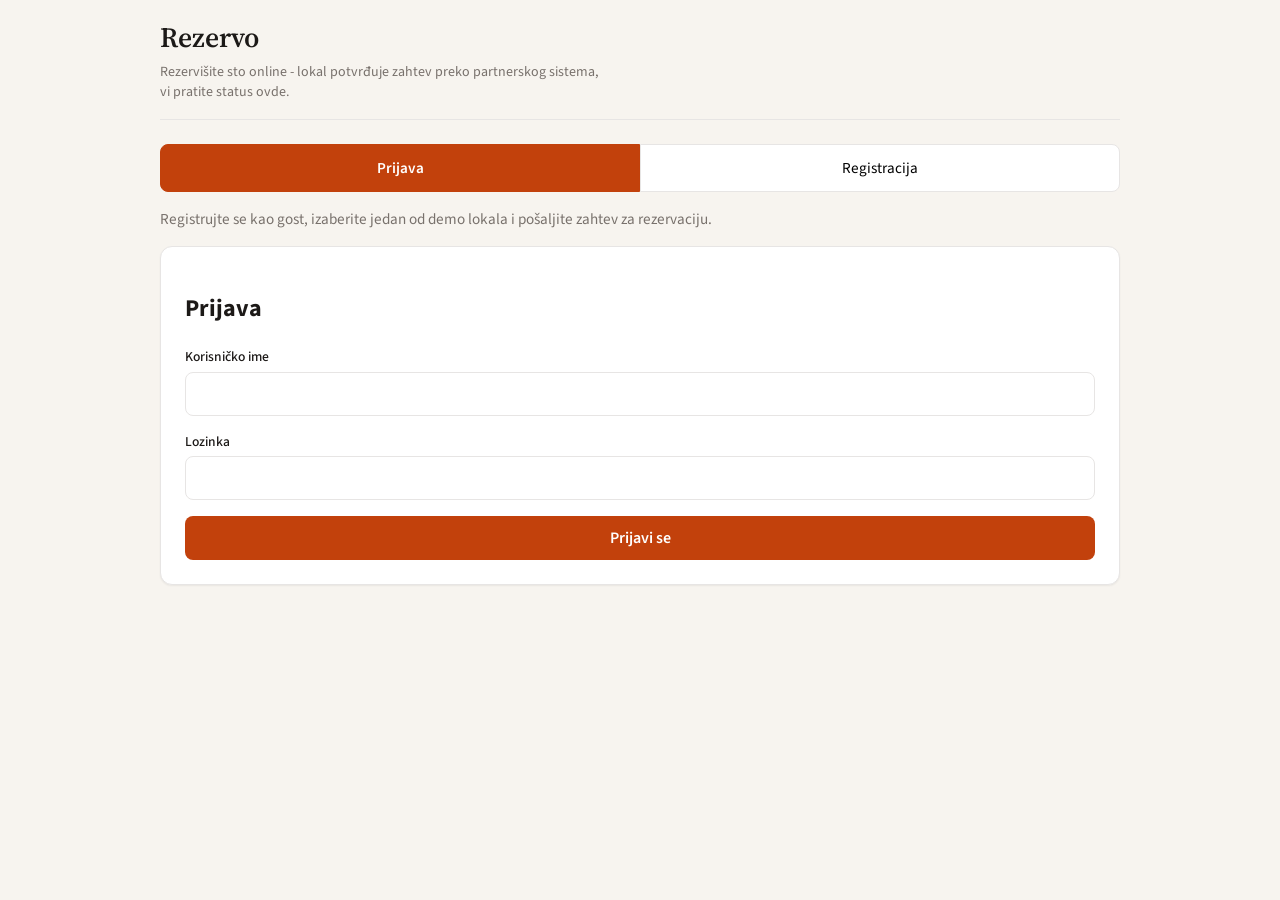
<file: interoperabilnost/frontend/index.html>
<!DOCTYPE html>
<html lang="sr">
<head>
  <meta charset="UTF-8">
  <meta name="viewport" content="width=device-width, initial-scale=1.0">
  <meta name="api-base" content="http://127.0.0.1:8000">
  <title>Rezervo - rezervacije stolova</title>
  <link rel="preconnect" href="https://fonts.googleapis.com">
  <link rel="preconnect" href="https://fonts.gstatic.com" crossorigin>
  <link href="https://fonts.googleapis.com/css2?family=Source+Sans+3:wght@400;500;600;700&family=Source+Serif+4:wght@600&display=swap" rel="stylesheet">
  <link rel="stylesheet" href="css/style.css">
</head>
<body>
  <div id="toast-root" class="toast-root" aria-live="polite"></div>

  <div class="container">
    <header class="app-header">
      <div class="brand">
        <h1>Rezervo</h1>
        <p class="tagline">Rezervišite sto online - lokal potvrđuje zahtev preko partnerskog sistema, vi pratite status ovde.</p>
      </div>
      <div id="user-info" class="user-info hidden">
        <div class="notif-bell-wrap">
          <button type="button" id="btn-notifications" class="btn btn-ghost btn-notif-bell" aria-label="Obaveštenja" aria-expanded="false" aria-haspopup="true">
            <svg class="notif-bell-icon" width="22" height="22" viewBox="0 0 24 24" fill="none" stroke="currentColor" stroke-width="2" aria-hidden="true">
              <path d="M18 8a6 6 0 10-12 0c0 7-3 7-3 7h18s-3 0-3-7"></path>
              <path d="M13.73 21a2 2 0 01-3.46 0"></path>
            </svg>
            <span id="notif-unread-badge" class="notif-badge hidden">0</span>
          </button>
          <div id="notif-panel" class="notif-panel hidden" role="region" aria-label="Lista obaveštenja">
            <div class="notif-panel-header">
              <h3>Obaveštenja</h3>
              <button type="button" id="btn-refresh-notifications" class="btn btn-ghost btn-sm">Osveži</button>
            </div>
            <ul id="notifications-list" class="notif-list"></ul>
            <p id="notifications-empty" class="empty-state hidden">Nema obaveštenja.</p>
          </div>
        </div>
        <span id="user-role" class="badge badge-role hidden">Gost</span>
        <span id="username" class="username"></span>
        <button type="button" id="btn-logout" class="btn btn-ghost btn-sm">Odjavi se</button>
      </div>
    </header>

    <main>
      <section id="auth-section" class="auth-section">
        <div class="tabs" role="tablist">
          <button type="button" class="tab active" data-tab="login" role="tab">Prijava</button>
          <button type="button" class="tab" data-tab="register" role="tab">Registracija</button>
        </div>

        <p class="auth-lead">Registrujte se kao gost, izaberite jedan od demo lokala i pošaljite zahtev za rezervaciju.</p>

        <form id="login-form" class="panel card">
          <h2>Prijava</h2>
          <div class="field">
            <label for="login-username">Korisničko ime</label>
            <input id="login-username" class="input" type="text" required autocomplete="username">
          </div>
          <div class="field">
            <label for="login-password">Lozinka</label>
            <input id="login-password" class="input" type="password" required autocomplete="current-password">
          </div>
          <p id="login-error" class="alert alert-error hidden"></p>
          <button type="submit" class="btn btn-primary btn-block">Prijavi se</button>
        </form>

        <form id="register-form" class="panel card hidden">
          <h2>Registracija</h2>
          <div class="field">
            <label for="reg-username">Korisničko ime</label>
            <input id="reg-username" class="input" type="text" required minlength="2" autocomplete="username">
          </div>
          <div class="field">
            <label for="reg-password">Lozinka (min. 6 karaktera)</label>
            <input id="reg-password" class="input" type="password" required minlength="6" autocomplete="new-password">
          </div>
          <div class="field">
            <label for="reg-name">Ime</label>
            <input id="reg-name" class="input" type="text" required>
          </div>
          <div class="field">
            <label for="reg-phone">Telefon</label>
            <input id="reg-phone" class="input" type="tel" required>
          </div>
          <div class="field">
            <label for="reg-email">Email</label>
            <input id="reg-email" class="input" type="email" required>
          </div>
          <p id="register-error" class="alert alert-error hidden"></p>
          <p id="register-success" class="alert alert-success hidden"></p>
          <button type="submit" class="btn btn-primary btn-block">Registruj se</button>
        </form>
      </section>

      <section id="reservation-section" class="hidden">
        <div id="guest-section" class="dashboard guest-dashboard">
          <div class="dashboard-main">
            <div class="section-toolbar">
              <h2 class="section-title">Nova rezervacija</h2>
              <button type="button" id="btn-refresh-venues" class="btn btn-ghost btn-sm">Osveži lokale</button>
            </div>
            <p id="pending-reservation-banner" class="alert alert-pending hidden" role="status">
              Zahtev je na čekanju - čekamo odgovor lokala.
            </p>
            <div id="venue-cards" class="venue-cards" aria-label="Lista lokala"></div>
            <p id="venue-cards-empty" class="empty-state hidden">Još nema registrovanih lokala.</p>
            <form id="reservation-form" class="card form-card">
              <div class="field">
                <label for="res-venue">Lokal</label>
                <select id="res-venue" class="input" required>
                  <option value="">Izaberi lokal</option>
                </select>
              </div>
              <p id="venue-hint" class="venue-hint muted hidden"></p>
              <div class="field">
                <label for="res-date">Datum</label>
                <input id="res-date" class="input" type="date" required>
              </div>
              <div class="field">
                <label for="res-start">Vreme dolaska</label>
                <input id="res-start" class="input" type="time" required>
                <p class="muted field-hint">Boravak traje 2 sata od vremena dolaska (do zatvaranja lokala). Poslednji dolazak: najkasnije 2 sata pre kraja radnog vremena.</p>
              </div>
              <div class="field">
                <label for="res-guests">Broj gostiju (max 30)</label>
                <input id="res-guests" class="input" type="number" min="1" max="30" value="2" required>
              </div>
              <div class="field">
                <label for="res-notes">Napomena (opciono)</label>
                <input id="res-notes" class="input" type="text" maxlength="200">
              </div>
              <p id="reservation-error" class="alert alert-error hidden"></p>
              <p id="reservation-success" class="alert alert-success hidden"></p>
              <button type="submit" id="btn-submit-reservation" class="btn btn-primary btn-block">Pošalji zahtev</button>
            </form>
          </div>
          <aside class="dashboard-aside">
            <div class="card list-card">
              <div class="card-header">
                <h3>Moje rezervacije</h3>
                <button type="button" id="btn-refresh-reservations" class="btn btn-ghost btn-sm">Osveži</button>
              </div>
              <ul id="my-reservations-list" class="res-list"></ul>
              <p id="my-reservations-empty" class="empty-state">Nema rezervacija.</p>
            </div>
          </aside>
        </div>
      </section>
    </main>
  </div>

  <div id="edit-reservation-modal" class="popup-overlay hidden" role="dialog" aria-modal="true">
    <div class="popup-box card">
      <h3>Izmena rezervacije</h3>
      <form id="edit-reservation-form">
        <input type="hidden" id="edit-res-id">
        <div class="field"><label for="edit-res-date">Datum</label><input id="edit-res-date" class="input" type="date" required></div>
        <div class="field">
          <label for="edit-res-start">Vreme dolaska</label>
          <input id="edit-res-start" class="input" type="time" required>
          <p class="muted field-hint">Trajanje boravka u lokalu je 2 sata (računa se automatski).</p>
        </div>
        <div class="field"><label for="edit-res-guests">Broj gostiju</label><input id="edit-res-guests" class="input" type="number" min="1" max="30" required></div>
        <div class="field"><label for="edit-res-notes">Napomena</label><input id="edit-res-notes" class="input" type="text" maxlength="200"></div>
        <p id="edit-res-error" class="alert alert-error hidden"></p>
        <div class="res-item-actions">
          <button type="button" id="edit-res-cancel" class="btn btn-ghost">Odustani</button>
          <button type="submit" class="btn btn-primary">Sačuvaj</button>
        </div>
      </form>
    </div>
  </div>

  <div id="action-confirm-modal" class="popup-overlay hidden" role="dialog" aria-modal="true" aria-labelledby="action-confirm-title">
    <div class="popup-box card action-confirm-box">
      <h3 id="action-confirm-title">Otkazati rezervaciju?</h3>
      <p id="action-confirm-message" class="action-confirm-message muted"></p>
      <dl id="action-confirm-details" class="status-result-details"></dl>
      <div class="action-confirm-actions">
        <button type="button" id="action-confirm-cancel" class="btn btn-ghost">Odustani</button>
        <button type="button" id="action-confirm-ok" class="btn btn-danger">Otkaži rezervaciju</button>
      </div>
    </div>
  </div>

  <div id="confirmed-popup" class="popup-overlay hidden" role="dialog" aria-modal="true" aria-labelledby="confirmed-popup-title">
    <div id="confirmed-popup-box" class="popup-box status-result">
      <div id="confirmed-popup-icon" class="status-result-icon" aria-hidden="true"></div>
      <h3 id="confirmed-popup-title"></h3>
      <p id="confirmed-popup-lead" class="status-result-lead"></p>
      <dl id="confirmed-popup-details" class="status-result-details"></dl>
      <button type="button" id="confirmed-popup-close" class="btn btn-primary btn-block">U redu</button>
    </div>
  </div>

  <script src="js/app.js"></script>
</body>
</html>
</file>
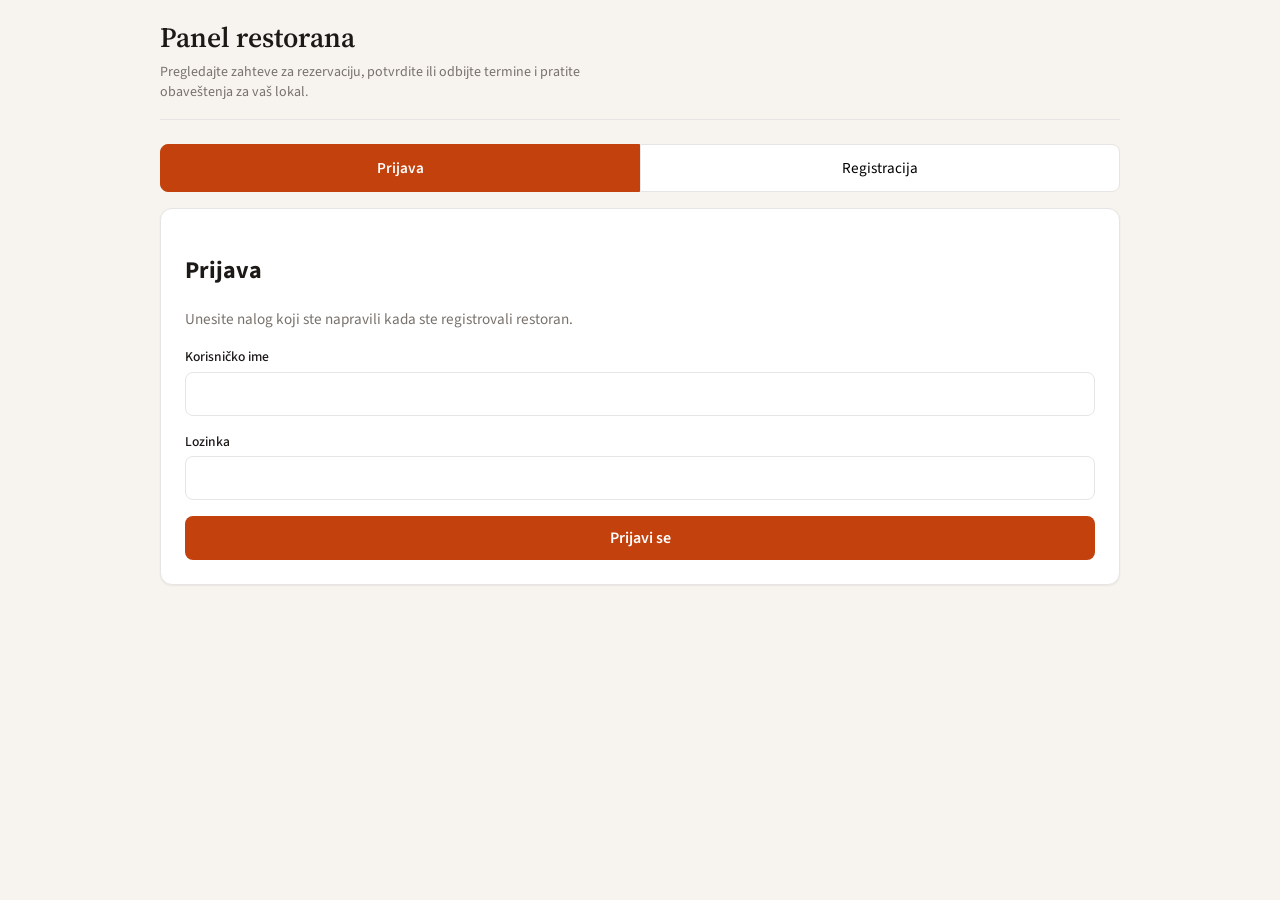
<file: interoperabilnost/restaurant/frontend/index.html>
<!DOCTYPE html>
<html lang="sr">
<head>
  <meta charset="UTF-8">
  <meta name="viewport" content="width=device-width, initial-scale=1.0">
  <meta name="api-base" content="http://127.0.0.1:8001">
  <title>Panel restorana</title>
  <link rel="preconnect" href="https://fonts.googleapis.com">
  <link rel="preconnect" href="https://fonts.gstatic.com" crossorigin>
  <link href="https://fonts.googleapis.com/css2?family=Source+Sans+3:wght@400;500;600;700&family=Source+Serif+4:wght@600&display=swap" rel="stylesheet">
  <link rel="stylesheet" href="css/style.css?v=2">
</head>
<body>
  <div id="toast-root" class="toast-root" aria-live="polite"></div>
  <div class="container">
    <header class="app-header">
      <div class="brand">
        <h1>Panel restorana</h1>
        <p class="tagline">Pregledajte zahteve za rezervaciju, potvrdite ili odbijte termine i pratite obaveštenja za vaš lokal.</p>
      </div>
      <div id="user-info" class="user-info hidden">
        <div class="notif-bell-wrap">
          <button type="button" id="btn-notifications" class="btn btn-ghost btn-notif-bell" aria-label="Obaveštenja">
            <svg class="notif-bell-icon" width="22" height="22" viewBox="0 0 24 24" fill="none" stroke="currentColor" stroke-width="2" aria-hidden="true">
              <path d="M18 8a6 6 0 10-12 0c0 7-3 7-3 7h18s-3 0-3-7"></path>
              <path d="M13.73 21a2 2 0 01-3.46 0"></path>
            </svg>
            <span id="notif-unread-badge" class="notif-badge hidden">0</span>
          </button>
          <div id="notif-panel" class="notif-panel hidden">
            <div class="notif-panel-header">
              <h3>Obaveštenja</h3>
              <button type="button" id="btn-refresh-notifications" class="btn btn-ghost btn-sm">Osveži</button>
            </div>
            <ul id="notifications-list" class="notif-list"></ul>
            <p id="notifications-empty" class="empty-state hidden">Nema obaveštenja.</p>
          </div>
        </div>
        <span id="venue-badge" class="badge badge-role hidden"></span>
        <span id="username" class="username"></span>
        <button type="button" id="btn-logout" class="btn btn-ghost btn-sm">Odjavi se</button>
      </div>
    </header>

    <main>
      <section id="auth-section">
        <div class="tabs" role="tablist">
          <button type="button" class="tab active" data-tab="login" role="tab">Prijava</button>
          <button type="button" class="tab" data-tab="register" role="tab">Registracija</button>
        </div>

        <form id="login-form" class="panel card">
          <h2>Prijava</h2>
          <p class="auth-lead">Unesite nalog koji ste napravili kada ste registrovali restoran.</p>
          <div class="field">
            <label for="login-username">Korisničko ime</label>
            <input id="login-username" class="input" type="text" required autocomplete="username">
          </div>
          <div class="field">
            <label for="login-password">Lozinka</label>
            <input id="login-password" class="input" type="password" required autocomplete="current-password">
          </div>
          <p id="login-error" class="alert alert-error hidden"></p>
          <button type="submit" class="btn btn-primary btn-block">Prijavi se</button>
        </form>

        <form id="register-form" class="panel card hidden">
          <h2>Registracija restorana</h2>
          <p class="auth-lead">Napravite nalog za osoblje i popunite podatke o lokalu. Nakon registracije, vaš restoran se pojavljuje u Rezervu i gosti mogu slati zahteve za termin.</p>
          <div class="field">
            <label for="reg-username">Korisničko ime</label>
            <input id="reg-username" class="input" type="text" required minlength="2" autocomplete="username">
          </div>
          <div class="field">
            <label for="reg-password">Lozinka (min. 6)</label>
            <input id="reg-password" class="input" type="password" required minlength="6" autocomplete="new-password">
          </div>
          <div class="field"><label for="nv-name">Naziv lokala</label><input id="nv-name" class="input" type="text" required></div>
            <div class="field"><label for="nv-address">Adresa</label><input id="nv-address" class="input" type="text" required></div>
            <div class="field row">
              <div><label for="nv-city">Grad</label><input id="nv-city" class="input" type="text" required></div>
              <div><label for="nv-country">Država</label><input id="nv-country" class="input" type="text" value="Srbija" required></div>
            </div>
            <div class="field row">
              <div><label for="nv-phone">Telefon</label><input id="nv-phone" class="input" type="tel" required></div>
              <div><label for="nv-email">Email</label><input id="nv-email" class="input" type="email" required></div>
            </div>
            <div class="field">
              <label for="nv-table-count">Broj stolova</label>
              <input id="nv-table-count" class="input" type="number" min="1" max="200" value="30" required>
            </div>
            <p class="label">Radno vreme</p>
            <p class="muted opening-hours-hint">Zatvaranje istog dana (npr. 10:00-22:00). Rad posle ponoći trenutno nije podržan.</p>
            <div class="field row">
              <div><label for="nv-wd-open">Pon-Pet od</label><input id="nv-wd-open" class="input" type="time" value="10:00" required></div>
              <div><label for="nv-wd-close">Pon-Pet do</label><input id="nv-wd-close" class="input" type="time" value="22:00" required></div>
            </div>
            <div class="field row">
              <div><label for="nv-we-open">Vikend od</label><input id="nv-we-open" class="input" type="time" value="10:00" required></div>
              <div><label for="nv-we-close">Vikend do</label><input id="nv-we-close" class="input" type="time" value="22:00" required></div>
            </div>
          <p id="register-error" class="alert alert-error hidden"></p>
          <button type="submit" class="btn btn-primary btn-block">Registruj nalog</button>
        </form>
      </section>

      <section id="inbox-section" class="hidden">
        <div class="panel card">
          <div style="display:flex;justify-content:space-between;align-items:center;gap:1rem;flex-wrap:wrap;">
            <h2 class="section-title" style="margin:0;">Inbox zahteva</h2>
            <button type="button" id="btn-refresh-inbox" class="btn btn-ghost btn-sm">Osveži</button>
          </div>
          <p id="inbox-venue-hint" class="muted"></p>
          <div class="inbox-filters">
            <label for="inbox-filter-date">Datum</label>
            <div class="inbox-filter-line">
              <input id="inbox-filter-date" class="input" type="date">
              <div class="inbox-filter-actions">
                <button type="button" id="btn-inbox-filter" class="btn btn-ghost">Primeni</button>
                <button type="button" id="btn-inbox-filter-clear" class="btn btn-ghost">Obriši filter</button>
              </div>
            </div>
            <p id="inbox-filter-status" class="muted inbox-filter-status hidden"></p>
          </div>
          <ul id="inbox-list" class="reservation-list"></ul>
          <p id="inbox-empty" class="empty-state hidden">Još nema zahteva za rezervaciju. Kada gost pošalje termin, pojaviće se ovde.</p>
        </div>
      </section>
    </main>
  </div>

  <div id="action-confirm-modal" class="popup-overlay hidden" role="dialog" aria-modal="true">
    <div class="popup-box card action-confirm-box">
      <h3 id="action-confirm-title"></h3>
      <p id="action-confirm-message" class="action-confirm-message muted"></p>
      <dl id="action-confirm-details" class="status-result-details"></dl>
      <div id="action-confirm-table-wrap" class="field hidden">
        <label id="action-confirm-table-label" for="action-confirm-table">Broj stola</label>
        <input id="action-confirm-table" class="input" type="number" min="1" max="30" required>
      </div>
      <div id="action-confirm-reason-wrap" class="field hidden">
        <label for="action-confirm-reason">Razlog odbijanja (opciono)</label>
        <textarea id="action-confirm-reason" class="input" rows="3" maxlength="500" placeholder="Npr. pun kapacitet u tom terminu"></textarea>
      </div>
      <div class="action-confirm-actions">
        <button type="button" id="action-confirm-cancel" class="btn btn-ghost">Odustani</button>
        <button type="button" id="action-confirm-ok" class="btn btn-primary">Potvrdi</button>
      </div>
    </div>
  </div>

  <div id="inbox-detail-modal" class="popup-overlay hidden" role="dialog" aria-modal="true" aria-labelledby="inbox-detail-title">
    <div class="popup-box card">
      <h3 id="inbox-detail-title">Detalji rezervacije</h3>
      <dl id="inbox-detail-list" class="status-result-details"></dl>
      <button type="button" id="inbox-detail-close" class="btn btn-primary btn-block">Zatvori</button>
    </div>
  </div>

  <div id="result-popup" class="popup-overlay hidden" role="dialog" aria-modal="true">
    <div id="result-popup-box" class="popup-box status-result">
      <div id="result-popup-icon" class="status-result-icon" aria-hidden="true"></div>
      <h3 id="result-popup-title"></h3>
      <p id="result-popup-lead" class="status-result-lead"></p>
      <button type="button" id="result-popup-close" class="btn btn-primary btn-block">U redu</button>
    </div>
  </div>

  <script src="js/app.js?v=2"></script>
</body>
</html>
</file>
<file: interoperabilnost/frontend/css/style.css>
:root {
  --bg: #f7f4ef;
  --surface: #ffffff;
  --text: #1c1917;
  --muted: #78716c;
  --border: #e7e5e4;
  --primary: #c2410c;
  --primary-hover: #9a3412;
  --success: #15803d;
  --success-bg: #dcfce7;
  --danger: #b91c1c;
  --danger-bg: #fee2e2;
  --warning: #b45309;
  --pending: #a16207;
  --pending-bg: #fef3c7;
  --radius-sm: 8px;
  --radius-md: 12px;
  --radius-pill: 999px;
  --shadow: 0 1px 2px rgba(0, 0, 0, 0.06);
  --shadow-lg: 0 8px 24px rgba(0, 0, 0, 0.08);
  --space-1: 4px;
  --space-2: 8px;
  --space-3: 12px;
  --space-4: 16px;
  --space-5: 24px;
  --space-6: 32px;
  --font-ui: "Source Sans 3", system-ui, sans-serif;
  --font-display: "Source Serif 4", Georgia, serif;
}

* { box-sizing: border-box; }

body {
  margin: 0;
  font-family: var(--font-ui);
  font-size: 16px;
  line-height: 1.5;
  color: var(--text);
  background: var(--bg);
  padding: var(--space-4);
}

.container {
  max-width: 960px;
  margin: 0 auto;
}

.app-header {
  display: flex;
  justify-content: space-between;
  align-items: flex-start;
  gap: var(--space-4);
  margin-bottom: var(--space-5);
  padding-bottom: var(--space-4);
  border-bottom: 1px solid var(--border);
}

.brand h1 {
  margin: 0;
  font-family: var(--font-display);
  font-size: 1.75rem;
  font-weight: 600;
}

.tagline {
  margin: var(--space-1) 0 0;
  color: var(--muted);
  font-size: 0.875rem;
  max-width: 28rem;
  line-height: 1.45;
}

.auth-lead {
  margin: 0 0 var(--space-4);
  color: var(--muted);
  font-size: 0.95rem;
  line-height: 1.5;
  max-width: 36rem;
}

.user-info {
  display: flex;
  align-items: center;
  gap: var(--space-3);
  flex-wrap: wrap;
  justify-content: flex-end;
}

.username { font-size: 0.9rem; color: var(--muted); }

.hidden { display: none !important; }

.muted { color: var(--muted); font-size: 0.9rem; }

.field-hint { margin: var(--space-1) 0 0; font-size: 0.85rem; line-height: 1.4; }

.section-title {
  margin: 0 0 var(--space-4);
  font-family: var(--font-display);
  font-size: 1.25rem;
}

.card {
  background: var(--surface);
  border: 1px solid var(--border);
  border-radius: var(--radius-md);
  box-shadow: var(--shadow);
  padding: var(--space-5);
}

.card-header {
  display: flex;
  justify-content: space-between;
  align-items: center;
  margin-bottom: var(--space-3);
}

.card-header h3 { margin: 0; font-size: 1rem; }

.tabs {
  display: flex;
  gap: 0;
  margin-bottom: var(--space-4);
}

.tab {
  flex: 1;
  padding: var(--space-3) var(--space-4);
  border: 1px solid var(--border);
  background: var(--surface);
  cursor: pointer;
  font-family: inherit;
  font-size: 0.95rem;
}

.tab:first-child { border-radius: var(--radius-sm) 0 0 var(--radius-sm); }
.tab:last-child { border-radius: 0 var(--radius-sm) var(--radius-sm) 0; }
.tab.active {
  background: var(--primary);
  color: #fff;
  border-color: var(--primary);
  font-weight: 600;
}

.field { margin-bottom: var(--space-4); }
.field label, .field .label {
  display: block;
  font-size: 0.85rem;
  font-weight: 500;
  margin-bottom: var(--space-1);
  color: var(--text);
}

.input {
  width: 100%;
  min-height: 44px;
  padding: var(--space-2) var(--space-3);
  border: 1px solid var(--border);
  border-radius: var(--radius-sm);
  font: inherit;
  background: var(--surface);
}

.input:focus {
  outline: none;
  border-color: var(--primary);
  box-shadow: 0 0 0 3px rgba(194, 65, 12, 0.15);
}

.field.row { display: flex; gap: var(--space-4); }
.field.row > div { flex: 1; }

.btn {
  display: inline-flex;
  align-items: center;
  justify-content: center;
  gap: var(--space-2);
  padding: var(--space-2) var(--space-4);
  min-height: 44px;
  border-radius: var(--radius-sm);
  font: inherit;
  font-weight: 600;
  cursor: pointer;
  border: 1px solid transparent;
  transition: background 0.15s, opacity 0.15s;
}

.btn:disabled {
  opacity: 0.6;
  cursor: not-allowed;
}

.btn-primary {
  background: var(--primary);
  color: #fff;
}

.btn-primary:hover:not(:disabled) { background: var(--primary-hover); }

.btn-secondary {
  background: #fff;
  border-color: var(--border);
  color: var(--text);
}

.btn-secondary:hover:not(:disabled) { background: var(--bg); }

.btn-ghost {
  background: transparent;
  border-color: var(--border);
  color: var(--text);
}

.btn-ghost:hover:not(:disabled) { background: var(--bg); }

.btn-danger {
  background: var(--danger-bg);
  color: var(--danger);
  border-color: #fecaca;
}

.btn-success {
  background: var(--success-bg);
  color: var(--success);
  border-color: #86efac;
}

.btn-sm { min-height: 36px; padding: var(--space-1) var(--space-3); font-size: 0.85rem; }
.btn-block { width: 100%; }

.alert {
  padding: var(--space-3);
  border-radius: var(--radius-sm);
  font-size: 0.9rem;
  margin: 0 0 var(--space-3);
}

.alert-error { background: var(--danger-bg); color: var(--danger); }
.alert-success { background: var(--success-bg); color: var(--success); }
.alert-pending { background: var(--pending-bg); color: var(--pending); margin-bottom: 1rem; }

.section-toolbar {
  display: flex;
  align-items: center;
  justify-content: space-between;
  gap: 0.75rem;
  flex-wrap: wrap;
  margin-bottom: 0.75rem;
}
.section-toolbar .section-title { margin: 0; }

.badge {
  display: inline-block;
  padding: 2px 10px;
  border-radius: var(--radius-pill);
  font-size: 0.75rem;
  font-weight: 600;
  text-transform: uppercase;
  letter-spacing: 0.02em;
}

.badge-pending { background: var(--pending-bg); color: var(--pending); }
.badge-confirmed { background: var(--success-bg); color: var(--success); }
.badge-rejected { background: var(--danger-bg); color: var(--danger); }
.badge-cancelled { background: #f5f5f4; color: var(--muted); }
.badge-role { background: #ffedd5; color: var(--primary); text-transform: none; }

.dashboard {
  display: grid;
  gap: var(--space-5);
  margin-bottom: var(--space-5);
}

@media (min-width: 768px) {
  .guest-dashboard {
    grid-template-columns: 1fr 340px;
    align-items: start;
  }
}

.venue-cards {
  display: grid;
  grid-template-columns: repeat(auto-fill, minmax(200px, 1fr));
  gap: var(--space-3);
  margin-bottom: var(--space-4);
}

.venue-card {
  text-align: left;
  padding: var(--space-4);
  border: 2px solid var(--border);
  border-radius: var(--radius-md);
  background: var(--surface);
  cursor: pointer;
  transition: border-color 0.15s, box-shadow 0.15s;
  font: inherit;
  color: inherit;
}

.venue-card:hover { box-shadow: var(--shadow-lg); }
.venue-card.selected { border-color: var(--primary); }

.venue-card-title { font-weight: 600; margin: 0 0 var(--space-1); }
.venue-card-meta { font-size: 0.85rem; color: var(--muted); margin: 0; }

.venue-hint { margin: calc(-1 * var(--space-2)) 0 var(--space-4); }

.res-list, .notif-list {
  list-style: none;
  margin: 0;
  padding: 0;
}

.res-item {
  padding: var(--space-3);
  margin-bottom: var(--space-2);
  border: 1px solid var(--border);
  border-radius: var(--radius-sm);
  background: var(--bg);
  display: flex;
  flex-wrap: wrap;
  gap: var(--space-2);
  align-items: center;
  justify-content: space-between;
}

.res-item-main { flex: 1; min-width: 180px; }
.res-item-actions { display: flex; gap: var(--space-2); flex-wrap: wrap; }

.empty-state {
  color: var(--muted);
  font-size: 0.9rem;
  margin: var(--space-3) 0 0;
}

.notif-bell-wrap {
  position: relative;
}

.btn-notif-bell {
  position: relative;
  padding: var(--space-2);
  min-width: 44px;
  min-height: 44px;
}

.notif-bell-icon {
  display: block;
  color: var(--text);
}

.notif-badge {
  position: absolute;
  top: 4px;
  right: 4px;
  min-width: 1.1rem;
  height: 1.1rem;
  padding: 0 4px;
  border-radius: 999px;
  background: var(--primary);
  color: #fff;
  font-size: 0.65rem;
  font-weight: 700;
  line-height: 1.1rem;
  text-align: center;
}

.notif-panel {
  position: absolute;
  top: calc(100% + var(--space-2));
  right: 0;
  width: min(360px, 92vw);
  max-height: 70vh;
  overflow-y: auto;
  z-index: 200;
  background: var(--surface);
  border: 1px solid var(--border);
  border-radius: var(--radius-md);
  box-shadow: var(--shadow-lg);
  padding: var(--space-3);
}

.notif-panel-header {
  display: flex;
  justify-content: space-between;
  align-items: center;
  margin-bottom: var(--space-3);
  padding-bottom: var(--space-2);
  border-bottom: 1px solid var(--border);
}

.notif-panel-header h3 {
  margin: 0;
  font-size: 0.95rem;
}

.owner-toolbar {
  display: flex;
  flex-wrap: wrap;
  align-items: center;
  justify-content: space-between;
  gap: var(--space-3);
  margin-bottom: var(--space-4);
}

.owner-toolbar .section-title {
  margin: 0;
}

.popup-box-wide {
  max-width: 480px;
}

.notif-item {
  padding: var(--space-3);
  margin-bottom: var(--space-2);
  border-radius: var(--radius-sm);
  font-size: 0.9rem;
  border: 1px solid var(--border);
}

.notif-item.unread {
  background: #eef6ff;
  cursor: pointer;
}

.notif-item.read { background: #fafaf9; color: var(--muted); }
.notif-item.kind-rejected.unread { background: var(--danger-bg); }
.notif-item.kind-confirmed.unread { background: var(--success-bg); }
.notif-item.kind-cancelled.unread { background: #f5f5f4; }
.notif-item.kind-reservation_created.unread { background: var(--pending-bg); }

.popup-overlay {
  position: fixed;
  inset: 0;
  background: rgba(28, 25, 23, 0.45);
  display: flex;
  align-items: center;
  justify-content: center;
  z-index: 9999;
  padding: var(--space-4);
}

.popup-box {
  background: var(--surface);
  padding: var(--space-5);
  border-radius: var(--radius-md);
  box-shadow: var(--shadow-lg);
  max-width: 400px;
  width: 100%;
}

.popup-box h3 {
  margin: 0 0 var(--space-2);
  font-family: var(--font-display);
  text-align: center;
  font-size: 1.25rem;
}

.popup-box.confirmed h3 { color: var(--success); }
.popup-box.rejected h3 { color: var(--danger); }

.status-result-icon {
  width: 3.5rem;
  height: 3.5rem;
  margin: 0 auto var(--space-3);
  border-radius: 999px;
  display: flex;
  align-items: center;
  justify-content: center;
  font-size: 1.75rem;
  font-weight: 700;
  line-height: 1;
}

.status-result.confirmed .status-result-icon {
  background: var(--success-bg);
  color: var(--success);
}

.status-result.cancelled .status-result-icon {
  background: #f5f5f4;
  color: var(--muted);
  border-color: #e7e5e4;
}

.status-result.rejected .status-result-icon {
  background: var(--danger-bg);
  color: var(--danger);
}

.status-result-lead {
  text-align: center;
  margin: 0 0 var(--space-4);
  font-size: 0.95rem;
  color: var(--muted);
}

.status-result-details {
  margin: 0 0 var(--space-4);
  padding: var(--space-3);
  background: var(--bg);
  border-radius: var(--radius-sm);
  border: 1px solid var(--border);
}

.status-result-details dt {
  font-size: 0.75rem;
  text-transform: uppercase;
  letter-spacing: 0.04em;
  color: var(--muted);
  margin-top: var(--space-2);
}

.status-result-details dt:first-child { margin-top: 0; }

.status-result-details dd {
  margin: 0.15rem 0 0;
  font-weight: 500;
  color: var(--text);
}

.action-confirm-box { max-width: 420px; }

.action-confirm-box h3 { text-align: left; }

.action-confirm-message { margin: 0 0 var(--space-3); }

.action-confirm-actions {
  display: flex;
  gap: var(--space-2);
  justify-content: flex-end;
  flex-wrap: wrap;
}

.popup-box p { margin: 0 0 var(--space-2); }

.toast-root {
  position: fixed;
  top: var(--space-4);
  right: var(--space-4);
  z-index: 10000;
  display: flex;
  flex-direction: column;
  gap: var(--space-2);
  max-width: 360px;
}

.toast {
  padding: var(--space-3) var(--space-4);
  border-radius: var(--radius-sm);
  box-shadow: var(--shadow-lg);
  font-size: 0.9rem;
  animation: toast-in 0.2s ease;
}

.toast-error { background: var(--danger-bg); color: var(--danger); }
.toast-success { background: var(--success-bg); color: var(--success); }
.toast-info { background: var(--surface); border: 1px solid var(--border); }

@keyframes toast-in {
  from { opacity: 0; transform: translateY(-8px); }
  to { opacity: 1; transform: translateY(0); }
}

.radio { display: block; margin: var(--space-2) 0; font-weight: normal; cursor: pointer; }
.radio input { margin-right: var(--space-2); }

.form-card { margin-bottom: var(--space-4); }
.list-card { padding: var(--space-4); }
</file>
<file: interoperabilnost/restaurant/frontend/css/style.css>
:root {
  --bg: #f7f4ef;
  --surface: #ffffff;
  --text: #1c1917;
  --muted: #78716c;
  --border: #e7e5e4;
  --primary: #c2410c;
  --primary-hover: #9a3412;
  --success: #15803d;
  --success-bg: #dcfce7;
  --danger: #b91c1c;
  --danger-bg: #fee2e2;
  --warning: #b45309;
  --pending: #a16207;
  --pending-bg: #fef3c7;
  --radius-sm: 8px;
  --radius-md: 12px;
  --radius-pill: 999px;
  --shadow: 0 1px 2px rgba(0, 0, 0, 0.06);
  --shadow-lg: 0 8px 24px rgba(0, 0, 0, 0.08);
  --space-1: 4px;
  --space-2: 8px;
  --space-3: 12px;
  --space-4: 16px;
  --space-5: 24px;
  --space-6: 32px;
  --font-ui: "Source Sans 3", system-ui, sans-serif;
  --font-display: "Source Serif 4", Georgia, serif;
}

* { box-sizing: border-box; }

body {
  margin: 0;
  font-family: var(--font-ui);
  font-size: 16px;
  line-height: 1.5;
  color: var(--text);
  background: var(--bg);
  padding: var(--space-4);
}

.container {
  max-width: 960px;
  margin: 0 auto;
}

.app-header {
  display: flex;
  justify-content: space-between;
  align-items: flex-start;
  gap: var(--space-4);
  margin-bottom: var(--space-5);
  padding-bottom: var(--space-4);
  border-bottom: 1px solid var(--border);
}

.brand h1 {
  margin: 0;
  font-family: var(--font-display);
  font-size: 1.75rem;
  font-weight: 600;
}

.tagline {
  margin: var(--space-1) 0 0;
  color: var(--muted);
  font-size: 0.875rem;
  max-width: 28rem;
  line-height: 1.45;
}

.auth-lead {
  margin: 0 0 var(--space-4);
  color: var(--muted);
  font-size: 0.95rem;
  line-height: 1.5;
  max-width: 36rem;
}

.user-info {
  display: flex;
  align-items: center;
  gap: var(--space-3);
  flex-wrap: wrap;
  justify-content: flex-end;
}

.username { font-size: 0.9rem; color: var(--muted); }

.hidden { display: none !important; }

.muted { color: var(--muted); font-size: 0.9rem; }

.section-title {
  margin: 0 0 var(--space-4);
  font-family: var(--font-display);
  font-size: 1.25rem;
}

.card {
  background: var(--surface);
  border: 1px solid var(--border);
  border-radius: var(--radius-md);
  box-shadow: var(--shadow);
  padding: var(--space-5);
}

.card-header {
  display: flex;
  justify-content: space-between;
  align-items: center;
  margin-bottom: var(--space-3);
}

.card-header h3 { margin: 0; font-size: 1rem; }

.tabs {
  display: flex;
  gap: 0;
  margin-bottom: var(--space-4);
}

.tab {
  flex: 1;
  padding: var(--space-3) var(--space-4);
  border: 1px solid var(--border);
  background: var(--surface);
  cursor: pointer;
  font-family: inherit;
  font-size: 0.95rem;
}

.tab:first-child { border-radius: var(--radius-sm) 0 0 var(--radius-sm); }
.tab:last-child { border-radius: 0 var(--radius-sm) var(--radius-sm) 0; }
.tab.active {
  background: var(--primary);
  color: #fff;
  border-color: var(--primary);
  font-weight: 600;
}

.field { margin-bottom: var(--space-4); }
.field label, .field .label {
  display: block;
  font-size: 0.85rem;
  font-weight: 500;
  margin-bottom: var(--space-1);
  color: var(--text);
}

.input {
  width: 100%;
  min-height: 44px;
  padding: var(--space-2) var(--space-3);
  border: 1px solid var(--border);
  border-radius: var(--radius-sm);
  font: inherit;
  background: var(--surface);
}

.input:focus {
  outline: none;
  border-color: var(--primary);
  box-shadow: 0 0 0 3px rgba(194, 65, 12, 0.15);
}

.field.row { display: flex; gap: var(--space-4); }
.field.row > div { flex: 1; }

.btn {
  display: inline-flex;
  align-items: center;
  justify-content: center;
  gap: var(--space-2);
  padding: var(--space-2) var(--space-4);
  min-height: 44px;
  border-radius: var(--radius-sm);
  font: inherit;
  font-weight: 600;
  cursor: pointer;
  border: 1px solid transparent;
  transition: background 0.15s, opacity 0.15s;
}

.btn:disabled {
  opacity: 0.6;
  cursor: not-allowed;
}

.btn-primary {
  background: var(--primary);
  color: #fff;
}

.btn-primary:hover:not(:disabled) { background: var(--primary-hover); }

.btn-secondary {
  background: #fff;
  border-color: var(--border);
  color: var(--text);
}

.btn-secondary:hover:not(:disabled) { background: var(--bg); }

.btn-ghost {
  background: transparent;
  border-color: var(--border);
  color: var(--text);
}

.btn-ghost:hover:not(:disabled) { background: var(--bg); }

.btn-success {
  background: var(--success);
  color: #fff;
  border-color: var(--success);
}

.btn-success:hover:not(:disabled) {
  background: #166534;
  border-color: #166534;
}

.btn-danger {
  background: var(--danger);
  color: #fff;
  border-color: var(--danger);
}

.btn-danger:hover:not(:disabled) {
  background: #991b1b;
  border-color: #991b1b;
}

.inbox-filters {
  margin: var(--space-3) 0 var(--space-4);
}

.inbox-filters > label {
  display: block;
  font-size: 0.85rem;
  font-weight: 500;
  margin-bottom: var(--space-1);
}

.inbox-filter-line {
  display: flex;
  align-items: center;
  gap: var(--space-2);
  flex-wrap: wrap;
}

.inbox-filter-line .input {
  width: 220px;
  flex: 0 1 220px;
  min-width: 180px;
}

.inbox-filter-actions {
  display: flex;
  align-items: center;
  gap: var(--space-2);
  flex: 0 0 auto;
}

.inbox-filter-actions .btn {
  min-height: 44px;
}

.inbox-filter-status {
  margin: var(--space-2) 0 0;
  font-size: 0.85rem;
}

.opening-hours-hint {
  margin: 0 0 var(--space-3);
  font-size: 0.85rem;
}

.notif-item strong {
  display: block;
  font-size: 0.8rem;
  margin-bottom: var(--space-1);
}

.notif-item-body {
  display: block;
  font-size: 0.9rem;
}

.btn-sm { min-height: 36px; padding: var(--space-1) var(--space-3); font-size: 0.85rem; }
.btn-block { width: 100%; }

.alert {
  padding: var(--space-3);
  border-radius: var(--radius-sm);
  font-size: 0.9rem;
  margin: 0 0 var(--space-3);
}

.alert-error { background: var(--danger-bg); color: var(--danger); }
.alert-success { background: var(--success-bg); color: var(--success); }

.badge {
  display: inline-block;
  padding: 2px 10px;
  border-radius: var(--radius-pill);
  font-size: 0.75rem;
  font-weight: 600;
  text-transform: uppercase;
  letter-spacing: 0.02em;
}

.badge-pending { background: var(--pending-bg); color: var(--pending); }
.badge-confirmed { background: var(--success-bg); color: var(--success); }
.badge-rejected { background: var(--danger-bg); color: var(--danger); }
.badge-cancelled { background: #f5f5f4; color: var(--muted); }
.badge-role { background: #ffedd5; color: var(--primary); text-transform: none; }

.dashboard {
  display: grid;
  gap: var(--space-5);
  margin-bottom: var(--space-5);
}

@media (min-width: 768px) {
  .guest-dashboard {
    grid-template-columns: 1fr 340px;
    align-items: start;
  }
}

.venue-cards {
  display: grid;
  grid-template-columns: repeat(auto-fill, minmax(200px, 1fr));
  gap: var(--space-3);
  margin-bottom: var(--space-4);
}

.venue-card {
  text-align: left;
  padding: var(--space-4);
  border: 2px solid var(--border);
  border-radius: var(--radius-md);
  background: var(--surface);
  cursor: pointer;
  transition: border-color 0.15s, box-shadow 0.15s;
  font: inherit;
  color: inherit;
}

.venue-card:hover { box-shadow: var(--shadow-lg); }
.venue-card.selected { border-color: var(--primary); }

.venue-card-title { font-weight: 600; margin: 0 0 var(--space-1); }
.venue-card-meta { font-size: 0.85rem; color: var(--muted); margin: 0; }

.venue-hint { margin: calc(-1 * var(--space-2)) 0 var(--space-4); }

.res-list, .notif-list, .venue-owner-list {
  list-style: none;
  margin: 0;
  padding: 0;
}

.res-item {
  padding: var(--space-3);
  margin-bottom: var(--space-2);
  border: 1px solid var(--border);
  border-radius: var(--radius-sm);
  background: var(--bg);
  display: flex;
  flex-wrap: wrap;
  gap: var(--space-2);
  align-items: center;
  justify-content: space-between;
}

.res-item-main { flex: 1; min-width: 180px; }
.res-item-actions { display: flex; gap: var(--space-2); flex-wrap: wrap; }

.empty-state {
  color: var(--muted);
  font-size: 0.9rem;
  margin: var(--space-3) 0 0;
}

.notif-bell-wrap {
  position: relative;
}

.btn-notif-bell {
  position: relative;
  padding: var(--space-2);
  min-width: 44px;
  min-height: 44px;
}

.notif-bell-icon {
  display: block;
  color: var(--text);
}

.notif-badge {
  position: absolute;
  top: 4px;
  right: 4px;
  min-width: 1.1rem;
  height: 1.1rem;
  padding: 0 4px;
  border-radius: 999px;
  background: var(--primary);
  color: #fff;
  font-size: 0.65rem;
  font-weight: 700;
  line-height: 1.1rem;
  text-align: center;
}

.notif-panel {
  position: absolute;
  top: calc(100% + var(--space-2));
  right: 0;
  width: min(360px, 92vw);
  max-height: 70vh;
  overflow-y: auto;
  z-index: 200;
  background: var(--surface);
  border: 1px solid var(--border);
  border-radius: var(--radius-md);
  box-shadow: var(--shadow-lg);
  padding: var(--space-3);
}

.notif-panel-header {
  display: flex;
  justify-content: space-between;
  align-items: center;
  margin-bottom: var(--space-3);
  padding-bottom: var(--space-2);
  border-bottom: 1px solid var(--border);
}

.notif-panel-header h3 {
  margin: 0;
  font-size: 0.95rem;
}

.owner-toolbar {
  display: flex;
  flex-wrap: wrap;
  align-items: center;
  justify-content: space-between;
  gap: var(--space-3);
  margin-bottom: var(--space-4);
}

.owner-toolbar .section-title {
  margin: 0;
}

.popup-box-wide {
  max-width: 480px;
}

.notif-item {
  padding: var(--space-3);
  margin-bottom: var(--space-2);
  border-radius: var(--radius-sm);
  font-size: 0.9rem;
  border: 1px solid var(--border);
}

.notif-item.unread {
  background: #eef6ff;
  cursor: pointer;
}

.notif-item.read { background: #fafaf9; color: var(--muted); }
.notif-item.kind-rejected.unread { background: var(--danger-bg); }
.notif-item.kind-reservation_created.unread { background: var(--pending-bg); }
.notif-item.kind-reservation_updated.unread { background: var(--pending-bg); }
.notif-item.kind-reservation_cancelled.unread { background: #f5f5f4; }
.notif-item.kind-webhook_error.unread { background: var(--danger-bg); }
.notif-item.kind-webhook_ok.unread { background: var(--success-bg); }

.venue-owner-item {
  padding: var(--space-3);
  margin-bottom: var(--space-3);
  border: 1px solid var(--border);
  border-radius: var(--radius-card);
  background: var(--surface);
}

.venue-owner-head {
  display: flex;
  flex-wrap: wrap;
  align-items: center;
  gap: var(--space-2);
  margin-bottom: var(--space-1);
}

.venue-owner-name { font-weight: 600; }

.venue-owner-meta { font-size: 0.875rem; margin: 0 0 var(--space-2); }

.popup-overlay {
  position: fixed;
  inset: 0;
  background: rgba(28, 25, 23, 0.45);
  display: flex;
  align-items: center;
  justify-content: center;
  z-index: 9999;
  padding: var(--space-4);
}

.popup-box {
  background: var(--surface);
  padding: var(--space-5);
  border-radius: var(--radius-md);
  box-shadow: var(--shadow-lg);
  max-width: 400px;
  width: 100%;
}

.popup-box h3 {
  margin: 0 0 var(--space-2);
  font-family: var(--font-display);
  text-align: center;
  font-size: 1.25rem;
}

.popup-box.confirmed h3 { color: var(--success); }
.popup-box.rejected h3 { color: var(--danger); }
.popup-box.owner-alert h3 { color: var(--pending); }
.popup-box.owner-success h3 { color: var(--success); }

.status-result-icon {
  width: 3.5rem;
  height: 3.5rem;
  margin: 0 auto var(--space-3);
  border-radius: 999px;
  display: flex;
  align-items: center;
  justify-content: center;
  font-size: 1.75rem;
  font-weight: 700;
  line-height: 1;
}

.status-result.confirmed .status-result-icon {
  background: var(--success-bg);
  color: var(--success);
}

.status-result.rejected .status-result-icon {
  background: var(--danger-bg);
  color: var(--danger);
}

.status-result.owner-alert .status-result-icon {
  background: var(--pending-bg);
  color: var(--pending);
}

.status-result.owner-success .status-result-icon {
  background: var(--success-bg);
  color: var(--success);
}

.status-result-lead {
  text-align: center;
  margin: 0 0 var(--space-4);
  font-size: 0.95rem;
  color: var(--muted);
}

.status-result-details {
  margin: 0 0 var(--space-4);
  padding: var(--space-3);
  background: var(--bg);
  border-radius: var(--radius-sm);
  border: 1px solid var(--border);
}

.status-result-details dt {
  font-size: 0.75rem;
  text-transform: uppercase;
  letter-spacing: 0.04em;
  color: var(--muted);
  margin-top: var(--space-2);
}

.status-result-details dt:first-child { margin-top: 0; }

.status-result-details dd {
  margin: 0.15rem 0 0;
  font-weight: 500;
  color: var(--text);
}

.action-confirm-box { max-width: 420px; }

.action-confirm-box h3 { text-align: left; }

.action-confirm-message { margin: 0 0 var(--space-3); }

.action-confirm-actions {
  display: flex;
  gap: var(--space-2);
  justify-content: flex-end;
  flex-wrap: wrap;
}

.popup-box p { margin: 0 0 var(--space-2); }

.toast-root {
  position: fixed;
  top: var(--space-4);
  right: var(--space-4);
  z-index: 10000;
  display: flex;
  flex-direction: column;
  gap: var(--space-2);
  max-width: 360px;
}

.toast {
  padding: var(--space-3) var(--space-4);
  border-radius: var(--radius-sm);
  box-shadow: var(--shadow-lg);
  font-size: 0.9rem;
  animation: toast-in 0.2s ease;
}

.toast-error { background: var(--danger-bg); color: var(--danger); }
.toast-success { background: var(--success-bg); color: var(--success); }
.toast-info { background: var(--surface); border: 1px solid var(--border); }

@keyframes toast-in {
  from { opacity: 0; transform: translateY(-8px); }
  to { opacity: 1; transform: translateY(0); }
}

.radio { display: block; margin: var(--space-2) 0; font-weight: normal; cursor: pointer; }
.radio input { margin-right: var(--space-2); }

.form-card { margin-bottom: var(--space-4); }
.list-card { padding: var(--space-4); }

.reservation-item {
  display: flex;
  justify-content: space-between;
  align-items: flex-start;
  gap: var(--space-3);
  margin-bottom: var(--space-3);
  padding: var(--space-4);
}

.reservation-item-clickable {
  cursor: pointer;
  transition: box-shadow 0.15s ease, border-color 0.15s ease;
}

.reservation-item-clickable:hover,
.reservation-item-clickable:focus-visible {
  outline: none;
  box-shadow: var(--shadow-lg);
  border-color: #fed7aa;
}

.reservation-item-main { flex: 1; min-width: 0; }

.guest-line {
  font-weight: 600;
  color: var(--text);
  margin-bottom: var(--space-1);
}

.reservation-item-actions {
  display: flex;
  flex-wrap: wrap;
  gap: var(--space-2);
  align-items: center;
}

.hint-detail { font-size: 0.85rem; white-space: nowrap; }
</file>
